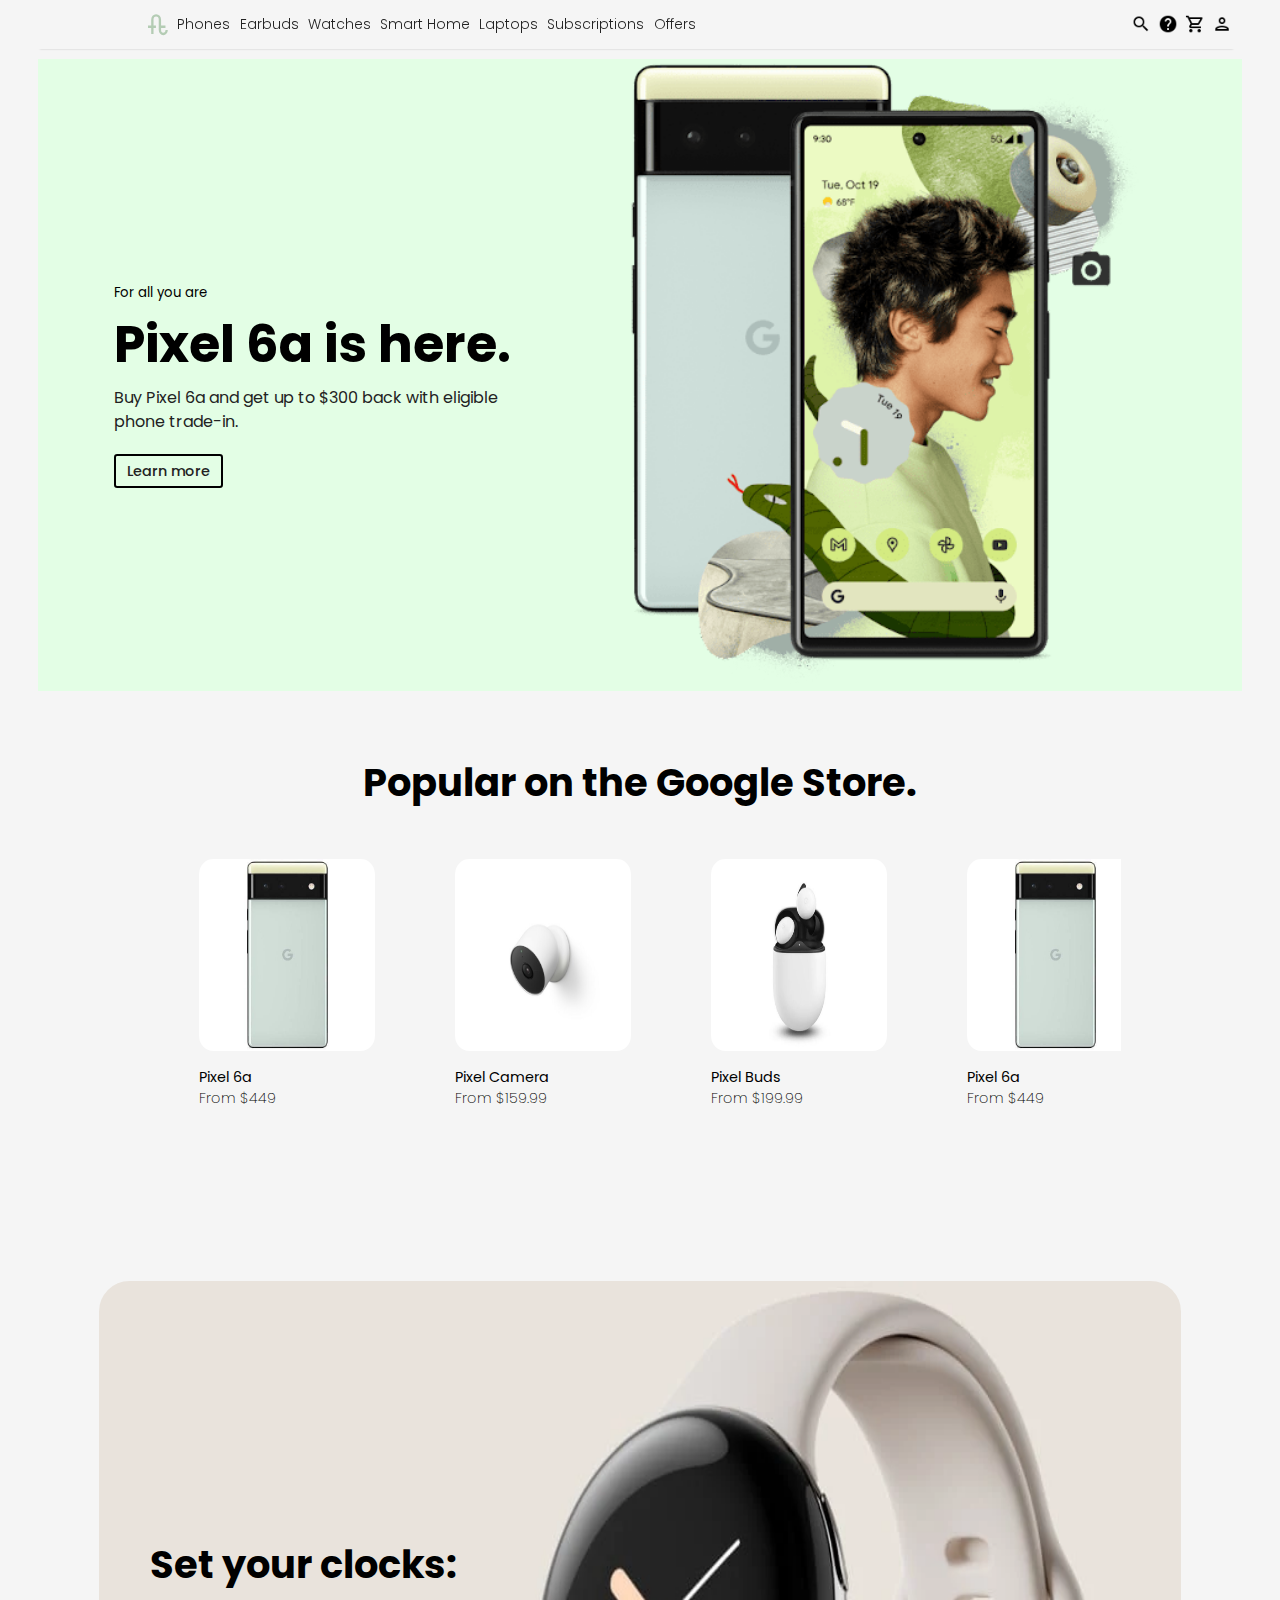
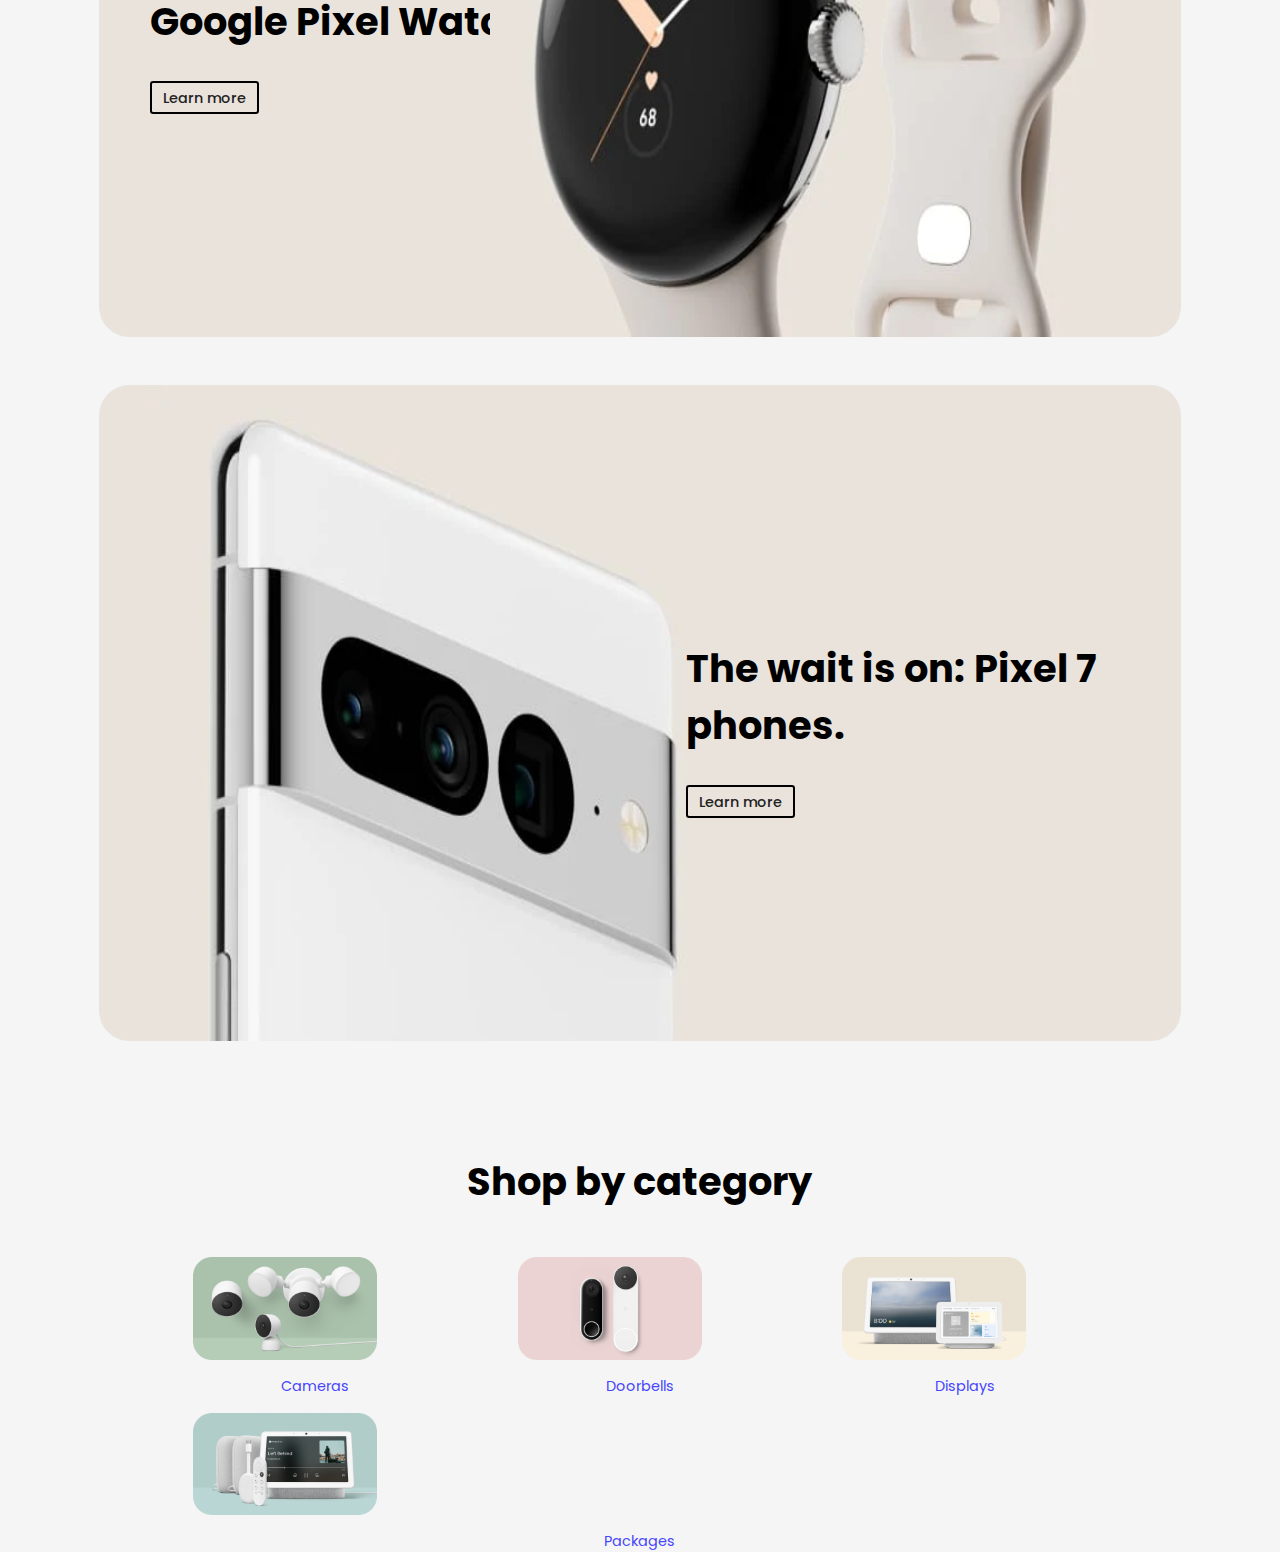
<file: index.html>
<html lang="en">
<head>
    <meta charset="UTF-8">
    <meta http-equiv="X-UA-Compatible" content="IE=edge">
    <meta name="viewport" content="width=device-width, initial-scale=1.0">
    <link href="https://fonts.googleapis.com/css2?family=Roboto:wght@100;300;400;500;700&display=swap" rel="stylesheet">
    <link href="https://fonts.googleapis.com/css2?family=Noto+Sans:wght@100;300;400;500;600;700;800;900&display=swap" rel="stylesheet">
    <link href="https://fonts.googleapis.com/css2?family=Poppins:wght@100;200;300;400;500;600;700;800;900&display=swap" rel="stylesheet">
    <link href="storesitestyle.css" rel="stylesheet">
    <title>ftGoogleStore</title>
</head>
<body>
  <nav>
    <div class = "navlist">
        <ul>
            <li class = "menu navicon"><a><img src="outline_menu_black_24dp.png"/></a></li>
            <li id = "logo"><a><svg viewBox="0 0 60 64" fill="none" xmlns="http://www.w3.org/2000/svg">
              <path d="M13.1064 60V16.9756C13.1064 9.80938 18.1741 4 24.4255 4C30.6769 4 35.7447 9.80938 35.7447 16.9756V48.3902C35.7447 54.8021 40.279 60 45.8723 60C51.4657 60 56 54.8021 56 48.3902V47.7073M38.1277 38.1463H52.4255M0 38.1463H23.8298" stroke="#B4CCB4" stroke-width="7"/>
              </svg></a>
            </li>
            <li><a>Phones</a></li>
            <li><a>Earbuds</a></li>
            <li><a>Watches</a></li>
            <li><a>Smart Home</a></li>
            <li><a>Laptops</a></li>
            <li><a>Subscriptions</a></li>
            <li><a>Offers</a></li>
        </ul>
    </div>
    <div class = "navicon">
        <a><img src="outline_search_black_24dp.png"/></a>
        <a><img src="outline_help_black_24dp.png"/></a>
        <a><img src="outline_shopping_cart_black_24dp.png"/></a>
        <a><img src="outline_person_black_24dp.png"/></a>
    </div>
  </nav>  
  <div class = "jumbotron">
    <div class = "jumbotext">
      <h5>For all you are</h5>
      <h1>Pixel 6a is here.</h1>
      <h4>Buy Pixel 6a and get up to $300 back with eligible phone trade-in.</h4>
      <a class="btn">Learn more</a>
    </div>
    <div class = "jumboimage">
      <img src="better.png"/>
    </div>
  </div>
  <div class = "popular">
    <div class = "poptitle">
      <h2>Popular on the Google Store.</h2>
    </div>
    <div class = "popproducts">
      <figure>
        <img src="phone.jpg"/>
        <figcaption>Pixel 6a</figcaption>
        <figcaption class = "price">From $449</figcaption>
      </figure>
      <figure>
        <img src="pixel-camera.jpg"/>
        <figcaption>Pixel Camera</figcaption>
        <figcaption class = "price">From $159.99</figcaption>
      </figure>
      <figure>
        <img src="pixel-buds.jpg"/>
        <figcaption>Pixel Buds</figcaption>
        <figcaption class = "price">From $199.99</figcaption>
      </figure>
      <figure>
        <img src="phone.jpg"/>
        <figcaption>Pixel 6a</figcaption>
        <figcaption class = "price">From $449</figcaption>
      </figure>
      <figure>
        <img src="pixel-camera.jpg"/>
        <figcaption>Pixel Camera</figcaption>
        <figcaption class = "price">From $159.99</figcaption>
      </figure>
      <figure>
        <img src="pixel-buds.jpg"/>
        <figcaption>Pixel Buds</figcaption>
        <figcaption class = "price">From $199.99</figcaption>
      </figure>
      <figure>
        <img src="pixel-buds.jpg"/>
        <figcaption>Pixel Buds</figcaption>
        <figcaption class = "price">From $199.99</figcaption>
      </figure>
      <figure>
        <img src="phone.jpg"/>
        <figcaption>Pixel 6a</figcaption>
        <figcaption class = "price">From $449</figcaption>
      </figure>
      <figure>
        <img src="pixel-camera.jpg"/>
        <figcaption>Pixel Camera</figcaption>
        <figcaption class = "price">From $159.99</figcaption>
      </figure>
      <figure>
        <img src="pixel-buds.jpg"/>
        <figcaption>Pixel Buds</figcaption>
        <figcaption class = "price">From $199.99</figcaption>
      </figure>
    </div>
  </div>
  <div class="watch">
    <div class="watchtext">
      <h2>Set your clocks: Google Pixel Watch.</h2>
      <a class="btn">Learn more</a>
    </div>
    <div class="watchimg">
      <img src="watch.webp"/>
    </div>
  </div>
  <div class="phonewait">
    <div class="waitimg">
      <img src="phone.webp"/>
    </div> 
    <div class="waittext">
      <h2>The wait is on: Pixel 7 phones.</h2>
      <a class="btn">Learn more</a>
    </div>
  </div>
  <div class="category">
    <div class="cattitle">
      <h2>Shop by category</h2>
    </div>
    <div class="catproducts">
      <figure>
        <a><img src="camera.jpg"/></a>
        <figcaption>Cameras</figcaption>
      </figure>
      <figure>
        <a><img src="doorbell.webp"/></a>
        <figcaption>Doorbells</figcaption>
      </figure>
      <figure>
        <a><img src="display.webp"/></a>
        <figcaption>Displays</figcaption>
      </figure>
      <figure>
        <a><img src="package.webp"/></a>
        <figcaption>Packages</figcaption>
      </figure>
    </div>
  </div>
</body>
</html>
</file>
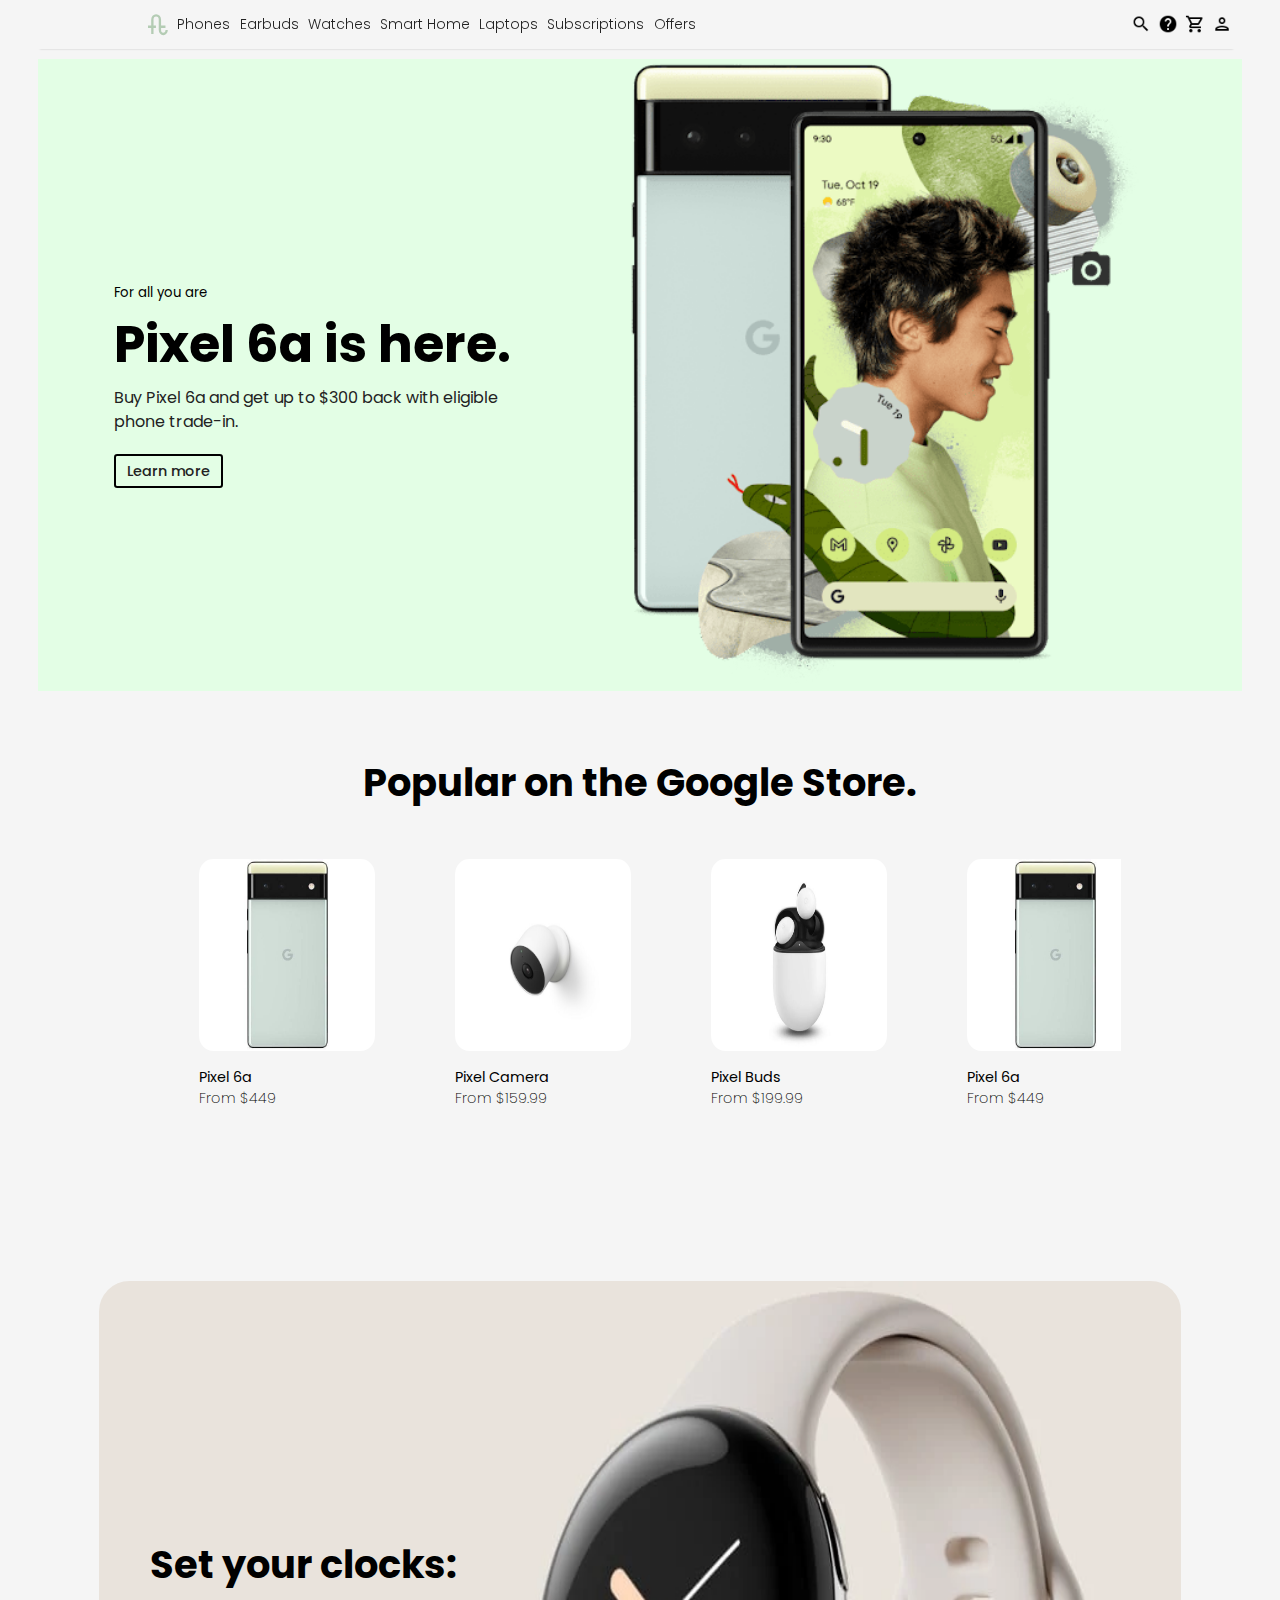
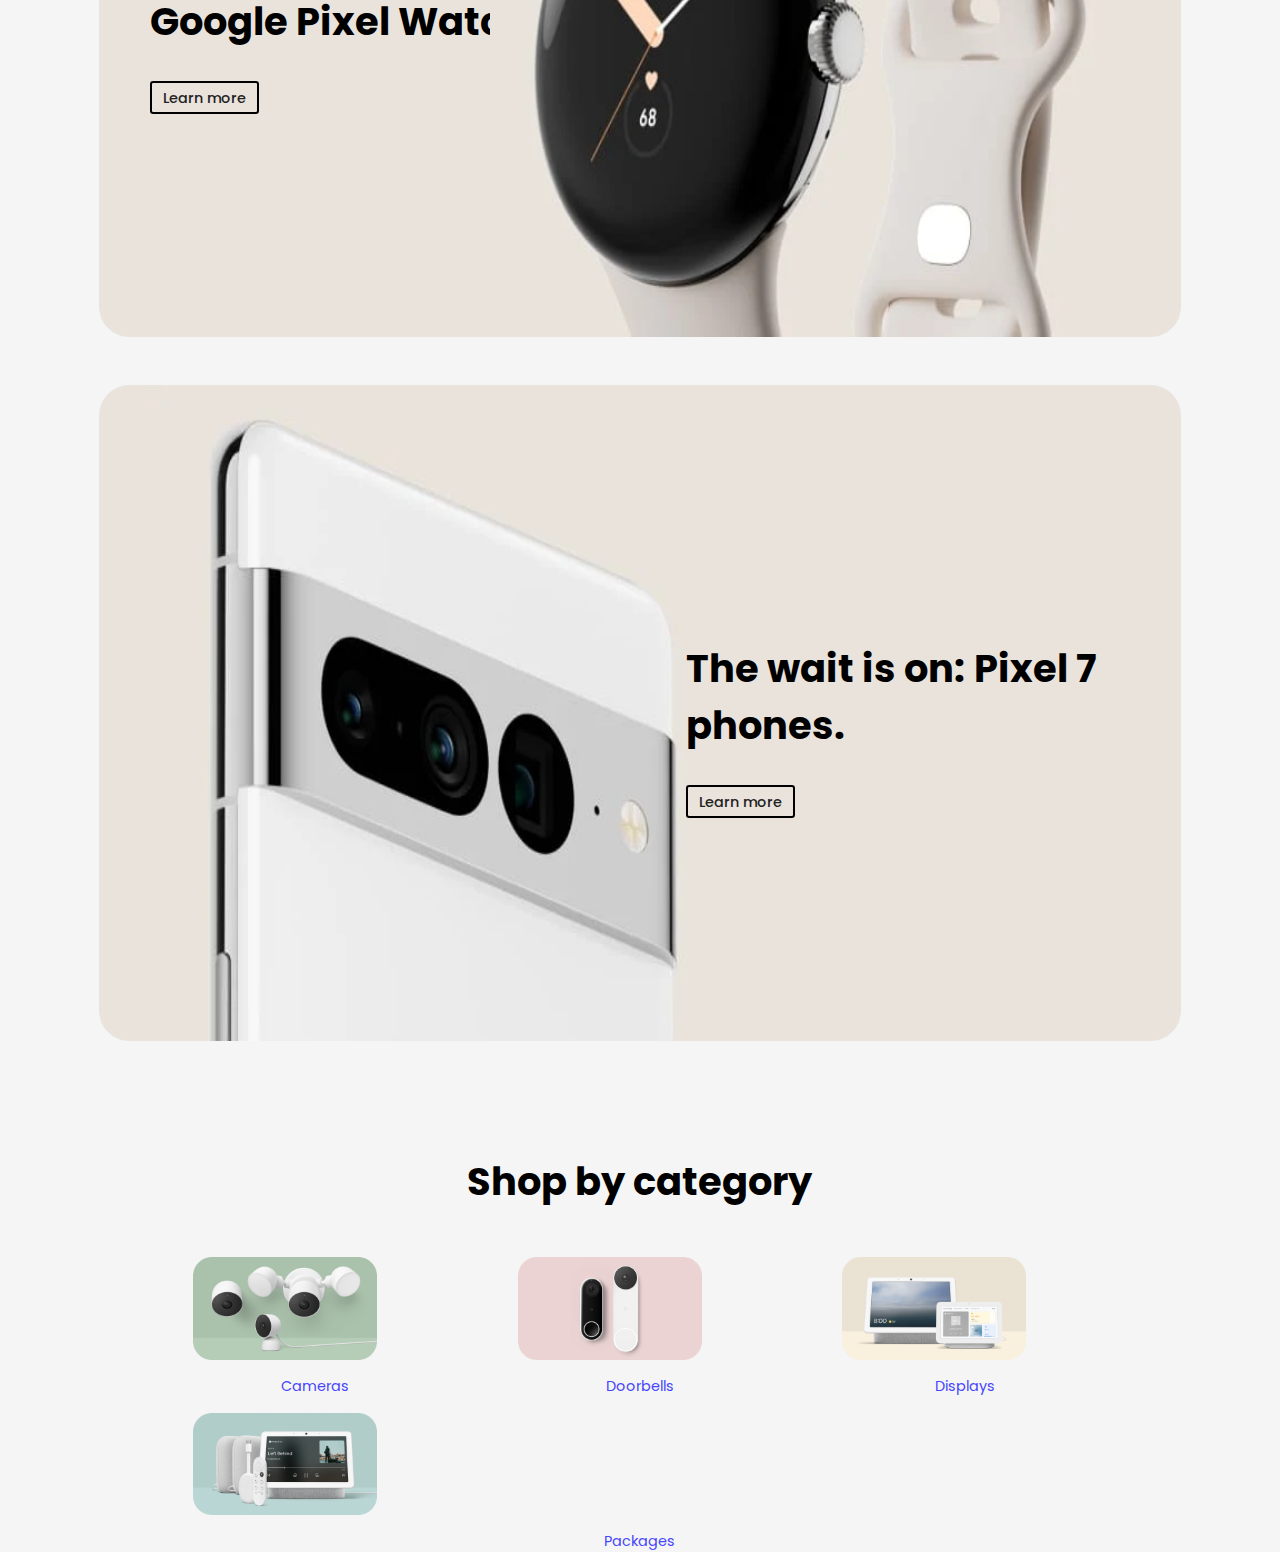
<file: storesite.html>
<html lang="en">
<head>
    <meta charset="UTF-8">
    <meta http-equiv="X-UA-Compatible" content="IE=edge">
    <meta name="viewport" content="width=device-width, initial-scale=1.0">
    <link href="https://fonts.googleapis.com/css2?family=Roboto:wght@100;300;400;500;700&display=swap" rel="stylesheet">
    <link href="https://fonts.googleapis.com/css2?family=Noto+Sans:wght@100;300;400;500;600;700;800;900&display=swap" rel="stylesheet">
    <link href="https://fonts.googleapis.com/css2?family=Poppins:wght@100;200;300;400;500;600;700;800;900&display=swap" rel="stylesheet">
    <link href="storesitestyle.css" rel="stylesheet">
    <title>Document</title>
</head>
<body>
  <nav>
    <div class = "navlist">
        <ul>
            <li class = "menu navicon"><a><img src="outline_menu_black_24dp.png"/></a></li>
            <li id = "logo"><a><svg viewBox="0 0 60 64" fill="none" xmlns="http://www.w3.org/2000/svg">
              <path d="M13.1064 60V16.9756C13.1064 9.80938 18.1741 4 24.4255 4C30.6769 4 35.7447 9.80938 35.7447 16.9756V48.3902C35.7447 54.8021 40.279 60 45.8723 60C51.4657 60 56 54.8021 56 48.3902V47.7073M38.1277 38.1463H52.4255M0 38.1463H23.8298" stroke="#B4CCB4" stroke-width="7"/>
              </svg></a>
            </li>
            <li><a>Phones</a></li>
            <li><a>Earbuds</a></li>
            <li><a>Watches</a></li>
            <li><a>Smart Home</a></li>
            <li><a>Laptops</a></li>
            <li><a>Subscriptions</a></li>
            <li><a>Offers</a></li>
        </ul>
    </div>
    <div class = "navicon">
        <a><img src="outline_search_black_24dp.png"/></a>
        <a><img src="outline_help_black_24dp.png"/></a>
        <a><img src="outline_shopping_cart_black_24dp.png"/></a>
        <a><img src="outline_person_black_24dp.png"/></a>
    </div>
  </nav>  
  <div class = "jumbotron">
    <div class = "jumbotext">
      <h5>For all you are</h5>
      <h1>Pixel 6a is here.</h1>
      <h4>Buy Pixel 6a and get up to $300 back with eligible phone trade-in.</h4>
      <a class="btn">Learn more</a>
    </div>
    <div class = "jumboimage">
      <img src="better.png"/>
    </div>
  </div>
  <div class = "popular">
    <div class = "poptitle">
      <h2>Popular on the Google Store.</h2>
    </div>
    <div class = "popproducts">
      <figure>
        <img src="phone.jpg"/>
        <figcaption>Pixel 6a</figcaption>
        <figcaption class = "price">From $449</figcaption>
      </figure>
      <figure>
        <img src="pixel-camera.jpg"/>
        <figcaption>Pixel Camera</figcaption>
        <figcaption class = "price">From $159.99</figcaption>
      </figure>
      <figure>
        <img src="pixel-buds.jpg"/>
        <figcaption>Pixel Buds</figcaption>
        <figcaption class = "price">From $199.99</figcaption>
      </figure>
      <figure>
        <img src="phone.jpg"/>
        <figcaption>Pixel 6a</figcaption>
        <figcaption class = "price">From $449</figcaption>
      </figure>
      <figure>
        <img src="pixel-camera.jpg"/>
        <figcaption>Pixel Camera</figcaption>
        <figcaption class = "price">From $159.99</figcaption>
      </figure>
      <figure>
        <img src="pixel-buds.jpg"/>
        <figcaption>Pixel Buds</figcaption>
        <figcaption class = "price">From $199.99</figcaption>
      </figure>
      <figure>
        <img src="pixel-buds.jpg"/>
        <figcaption>Pixel Buds</figcaption>
        <figcaption class = "price">From $199.99</figcaption>
      </figure>
      <figure>
        <img src="phone.jpg"/>
        <figcaption>Pixel 6a</figcaption>
        <figcaption class = "price">From $449</figcaption>
      </figure>
      <figure>
        <img src="pixel-camera.jpg"/>
        <figcaption>Pixel Camera</figcaption>
        <figcaption class = "price">From $159.99</figcaption>
      </figure>
      <figure>
        <img src="pixel-buds.jpg"/>
        <figcaption>Pixel Buds</figcaption>
        <figcaption class = "price">From $199.99</figcaption>
      </figure>
    </div>
  </div>
  <div class="watch">
    <div class="watchtext">
      <h2>Set your clocks: Google Pixel Watch.</h2>
      <a class="btn">Learn more</a>
    </div>
    <div class="watchimg">
      <img src="watch.webp"/>
    </div>
  </div>
  <div class="phonewait">
    <div class="waitimg">
      <img src="phone.webp"/>
    </div> 
    <div class="waittext">
      <h2>The wait is on: Pixel 7 phones.</h2>
      <a class="btn">Learn more</a>
    </div>
  </div>
  <div class="category">
    <div class="cattitle">
      <h2>Shop by category</h2>
    </div>
    <div class="catproducts">
      <figure>
        <a><img src="camera.jpg"/></a>
        <figcaption>Cameras</figcaption>
      </figure>
      <figure>
        <a><img src="doorbell.webp"/></a>
        <figcaption>Doorbells</figcaption>
      </figure>
      <figure>
        <a><img src="display.webp"/></a>
        <figcaption>Displays</figcaption>
      </figure>
      <figure>
        <a><img src="package.webp"/></a>
        <figcaption>Packages</figcaption>
      </figure>
    </div>
  </div>
</body>
</html>
</file>
<file: storesitestyle.css>
html {
    font-size: 16px;
}
html::-webkit-scrollbar {
    width: 8px;
    border: 1px solid #fff;
  }
  
html::-webkit-scrollbar-track {
    border-radius: 0.7rem;
    background: #eeeeee;
  }
  
html::-webkit-scrollbar-thumb {
    border-radius: 0.7rem;
    background: #b0b0b0;
  }
body {
    background-color: whitesmoke;
    font-family: 'Poppins', sans-serif;
    color:black;
    margin: 0 3%;
}
nav {
    color: #222222;
    display: flex;
    justify-content: space-between;
    position: fixed;
    width: 93.5%;
    align-items: center;
    background-color: whitesmoke;
    z-index: 1;
    box-shadow: 0 2px 2px -2px #00000033;
}
#logo {
    width: 1.25rem;
    height: 1.25rem;

}
.menu {
    visibility: hidden;
}
.navlist {
    width: 40%;
    flex-grow: 0.3;
}
ul {
    display: flex;
    text-decoration: none;
    list-style: none;
    justify-content: space-around;
    font-size: 0.87rem;
    font-weight: 300;
    align-items: center;
}
.navicon {
    display: flex;
    width: 9%;
    justify-content: space-around;
}
.navicon img {
    width: 1.25rem;
    height: 1.25rem;
}
.jumbotron {
    display: flex;
    background-color: #e3fee5;
    width: 100%;
    position: relative;
    top: 3.7rem;
    align-items: center;
    justify-content: space-around;
}
.jumboimage{
    justify-content: end;
    display: flex;
    width: 40%;
    align-content: center;
}
.jumboimage img {
    width: 50rem;
    height: 39.5rem;
}
h1 {
    font-size: 3.2rem;
    font-weight: 700;
}
h4 {
    font-weight: 400;
    line-height: 1.5rem;
    color: #222222;
}
h5 {
    font-weight: 400;
}
.jumbotext {
    width: 35%;
    line-height: 1rem;
}
.btn {
    line-height: 2rem;
    padding: 0.3rem 0.7rem;
    border-radius: 0.2rem;
    border: 1.5pt solid black;
    font-size: 0.9rem;
    color: #222222;
    font-weight: 500;
}
.btn:hover {
    background-color: #222222;
    color: whitesmoke;
}
.popular {
    position: relative;
    top: 10%;
    display: flex;
    flex-direction: column;
    align-items: center;
    width: 100%;
    justify-content: center;
}
.poptitle {
    flex: auto;
    text-align: center; 
    font-size: 1.3rem;
    width: 100%;
}
.popproducts {
    display: flex;
    flex-direction: row;
    overflow-x: scroll;
    overflow-y: auto;
    width: 80%;
    height: 21rem;
}
.popproducts img {
    width: 11rem;
    height: 12rem;
    border-radius: 8%;
    justify-self: center;
}
figcaption {
    position: relative;
    top: 1rem;
    font-size: 0.9rem;
    font-weight: 400;
}
figure {
    flex: auto;
}
.price {
    font-weight: 200;
}
.popproducts::-webkit-scrollbar {
    height: 8px;
}
.popproducts::-webkit-scrollbar-track {
    background: #eeeeee;
    border-radius: 0.7rem;
}
.popproducts::-webkit-scrollbar-thumb {
    background: #b0b0b0;
    border-radius: 0.7rem;
}
.watch, .phonewait {
    border-radius: 1.9rem;
    width: 90%;
    margin: 0 5%;
    display: flex;
    flex-wrap: wrap;
    background-color: #e9e3dc;
    width: 90%;
    align-items: center;
    justify-content: space-around;
    height: 41rem;
}
.watchimg, .waitimg {
    display: flex;
    width: 40%;
    align-content: center;
}
.watchimg img, .waitimg img {
    width: 40rem;
    height: 41rem;
}
.watch {
    position: relative;
    top: 12rem;
}
.phonewait {
    position: relative;
    top: 15rem;
}
.watchtext, .waittext {
    width: 41%;
    justify-items: center;
    font-size: 2rem;
}
.watchimg {
    justify-content: end;
}
.waitimg {
    justify-content: start;
}
.category {
    position: relative;
    top: 20rem;
    display: flex;
    flex-direction: column;
    justify-content: center;
    align-items: center;
    width: 90%;
    margin: 0 5%;
}
.catproducts {
    display: flex;
    flex-direction: row;
    flex-wrap: wrap;
    width: 90%;
    justify-items: center;
}
.catproducts img {
    width: 11.5rem;
    height: 6.4rem;
}
.catproducts figcaption {
    color: #4646fd;
    text-align: center;
}
h2 {
    font-size: 2.4rem;
}



















@media only screen and (max-width: 1024px) and (min-width: 768px) {
    body {
        margin: 0;
    }
    nav {
        width: 100%;
    }
    .navlist {
        visibility: hidden;
    }
    .navicon img {
        width: 1.5rem;
        height: 1.5rem;
    }
    .navicon {
        display: flex;
        width: 15%;
        justify-content: space-around;
    }
    .menu {
        visibility: visible;
        width: 1.5rem;
        height: 1.5rem;
    }
    #logo {
        visibility: visible;
        width: 1.5rem;
        height: 1.5rem;
    }
    .jumbotron {
        flex-direction: column;
        display: flex;
        align-content: center;
        justify-content: center;
        flex-grow: 2;
        height: 33.5rem;
        width: 90%;
        margin: 0 5%;
    }
    .jumboimage {
        margin-bottom: 2rem;
        justify-content: center;
    }
    .jumbotext {
        margin-top: 2rem;
        align-items: center;
        justify-content: center;
        width: 89%;
        text-align: center;
        height: 70%;
        flex-wrap: wrap;
    }
    .jumboimage img {
        width: 17rem;
        height: 17rem;
    }
    .btn {
        font-size: 0.9rem;
        padding: 0.3rem 0.7rem;
    }
    h1 {
        font-size: 2rem;
        font-weight: 500;
    }
}
</file>
